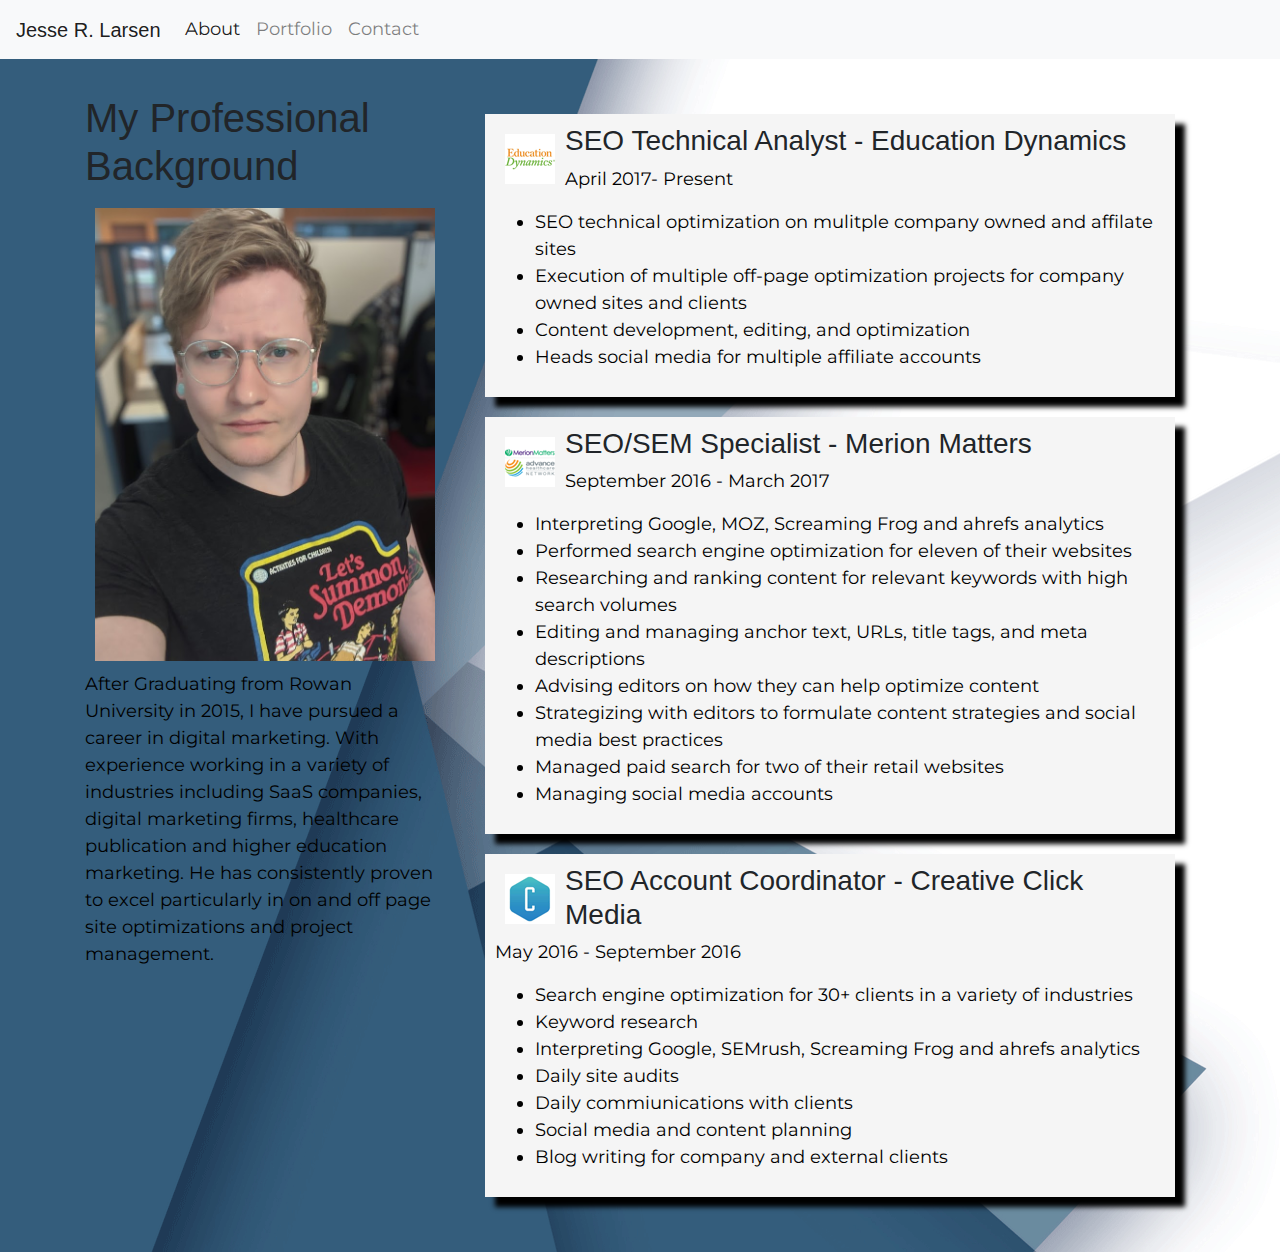
<file: aboutme.html>
<!DOCTYPE html>
<html lang="en">
<head>
    <meta charset="UTF-8">
    <meta name="viewport" content="width=device-width, initial-scale=1.0">
    <title>About Me Page</title>
    <link rel="stylesheet" href="https://stackpath.bootstrapcdn.com/bootstrap/4.5.2/css/bootstrap.min.css" integrity="sha384-JcKb8q3iqJ61gNV9KGb8thSsNjpSL0n8PARn9HuZOnIxN0hoP+VmmDGMN5t9UJ0Z" crossorigin="anonymous">
    <link href="https://fonts.googleapis.com/css2?family=Montserrat&family=Oswald&display=swap" rel="stylesheet">
    <link rel="stylesheet" href="stylesheet.css">
</head>
<body>
    <nav class="navbar navbar-expand-lg navbar-light bg-light">
        <a class="navbar-brand" href="#">Jesse R. Larsen</a>
        <button class="navbar-toggler" type="button" data-toggle="collapse" data-target="#navbarNav" aria-controls="navbarNav" aria-expanded="false" aria-label="Toggle navigation">
        <span class="navbar-toggler-icon"></span>
        </button>
        <div class="collapse navbar-collapse" id="navbarNav">
        <ul class="navbar-nav">
        <li class="nav-item active">
        <a class="nav-link" href='aboutme.html'>About<span class="sr-only">(current)</span></a>
        </li>
        <li class="nav-item">
        <a class="nav-link" href="portfolio-page.html">Portfolio</a>
        </li>
        <li class="nav-item">
        <a class="nav-link" href="contact-page.html">Contact</a>
        </li>
        </ul>
    </nav>
  </div>
<div class='content-box'>
    <div class='container'>
        <div class='row'>
            <div class='col-md-4'>
                <h1>My Professional Background</h1>
                <img src='images/portfolio-picture.jpg' class="img-fluid" alt="SEO Technical Analyst Jesse R. Larsen">
                <p>After Graduating from Rowan University in 2015, I have pursued a career in digital marketing. With experience working in a variety of industries including SaaS companies, digital marketing firms, healthcare publication and higher education marketing. He has consistently proven to excel particularly in on and off page site optimizations and project management.</p>
            
            </div>
            <div class='col-md-8'>    
                <div class='resume-border-box'>
                    <img src='images/educationdynamicslogo.PNG' alt="educationdynamics logo" class='float-left'>
                    <h3>SEO Technical Analyst - Education Dynamics</h3>
                    <p>April 2017- Present</p>    
                    <ul>
                        <li>SEO technical optimization on mulitple company owned and affilate sites</li>
                        <li>Execution of multiple off-page optimization projects for company owned sites and clients</li>
                        <li>Content development, editing, and optimization</li>
                        <li>Heads social media for multiple affiliate accounts</li>
                    </ul> 
                </div>
                <div class='resume-border-box'>
                    <img src='images/merion-matters-logo.png' alt="merion matters logo" class='float-left'>
                    <h3>SEO/SEM Specialist - Merion Matters </h3>
                    <p>September 2016 - March 2017</p>    
                    <ul>
                        <li>Interpreting Google, MOZ, Screaming Frog and ahrefs analytics</li>
                        <li>Performed search engine optimization for eleven of their websites</li>
                        <li>Researching and ranking content for relevant keywords with high search volumes</li>
                        <li>Editing and managing anchor text, URLs, title tags, and meta descriptions</li>
                        <li>Advising editors on how they can help optimize content</li>
                        <li>Strategizing with editors to formulate content strategies and social media best practices</li>
                        <li>Managed paid search for two of their retail websites</li>
                        <li>Managing social media accounts</li>
                    </ul> 
                </div>
                <div class='resume-border-box'>
                    <img src='images/creative-click-media-logo.png' alt="creative click media logo" class='float-left'>
                    <h3>SEO Account Coordinator - Creative Click Media</h3>
                    <p>May 2016 - September 2016</p>    
                    <ul>
                        <li>Search engine optimization for 30+ clients in a variety of industries</li>
                        <li>Keyword research</li>
                        <li>Interpreting Google, SEMrush, Screaming Frog and ahrefs analytics</li>
                        <li>Daily site audits</li>
                        <li>Daily commiunications with clients</li>
                        <li>Social media and content planning</li>
                        <li>Blog writing for company and external clients</li>
                    </ul> 
                </div>
            </div>
        </div>
    </div>
</div>

<script src="https://code.jquery.com/jquery-3.5.1.slim.min.js" integrity="sha384-DfXdz2htPH0lsSSs5nCTpuj/zy4C+OGpamoFVy38MVBnE+IbbVYUew+OrCXaRkfj" crossorigin="anonymous"></script>
<script src="https://cdn.jsdelivr.net/npm/popper.js@1.16.1/dist/umd/popper.min.js" integrity="sha384-9/reFTGAW83EW2RDu2S0VKaIzap3H66lZH81PoYlFhbGU+6BZp6G7niu735Sk7lN" crossorigin="anonymous"></script>
<script src="https://stackpath.bootstrapcdn.com/bootstrap/4.5.2/js/bootstrap.min.js" integrity="sha384-B4gt1jrGC7Jh4AgTPSdUtOBvfO8shuf57BaghqFfPlYxofvL8/KUEfYiJOMMV+rV" crossorigin="anonymous"></script>
</body>
</html>
</file>
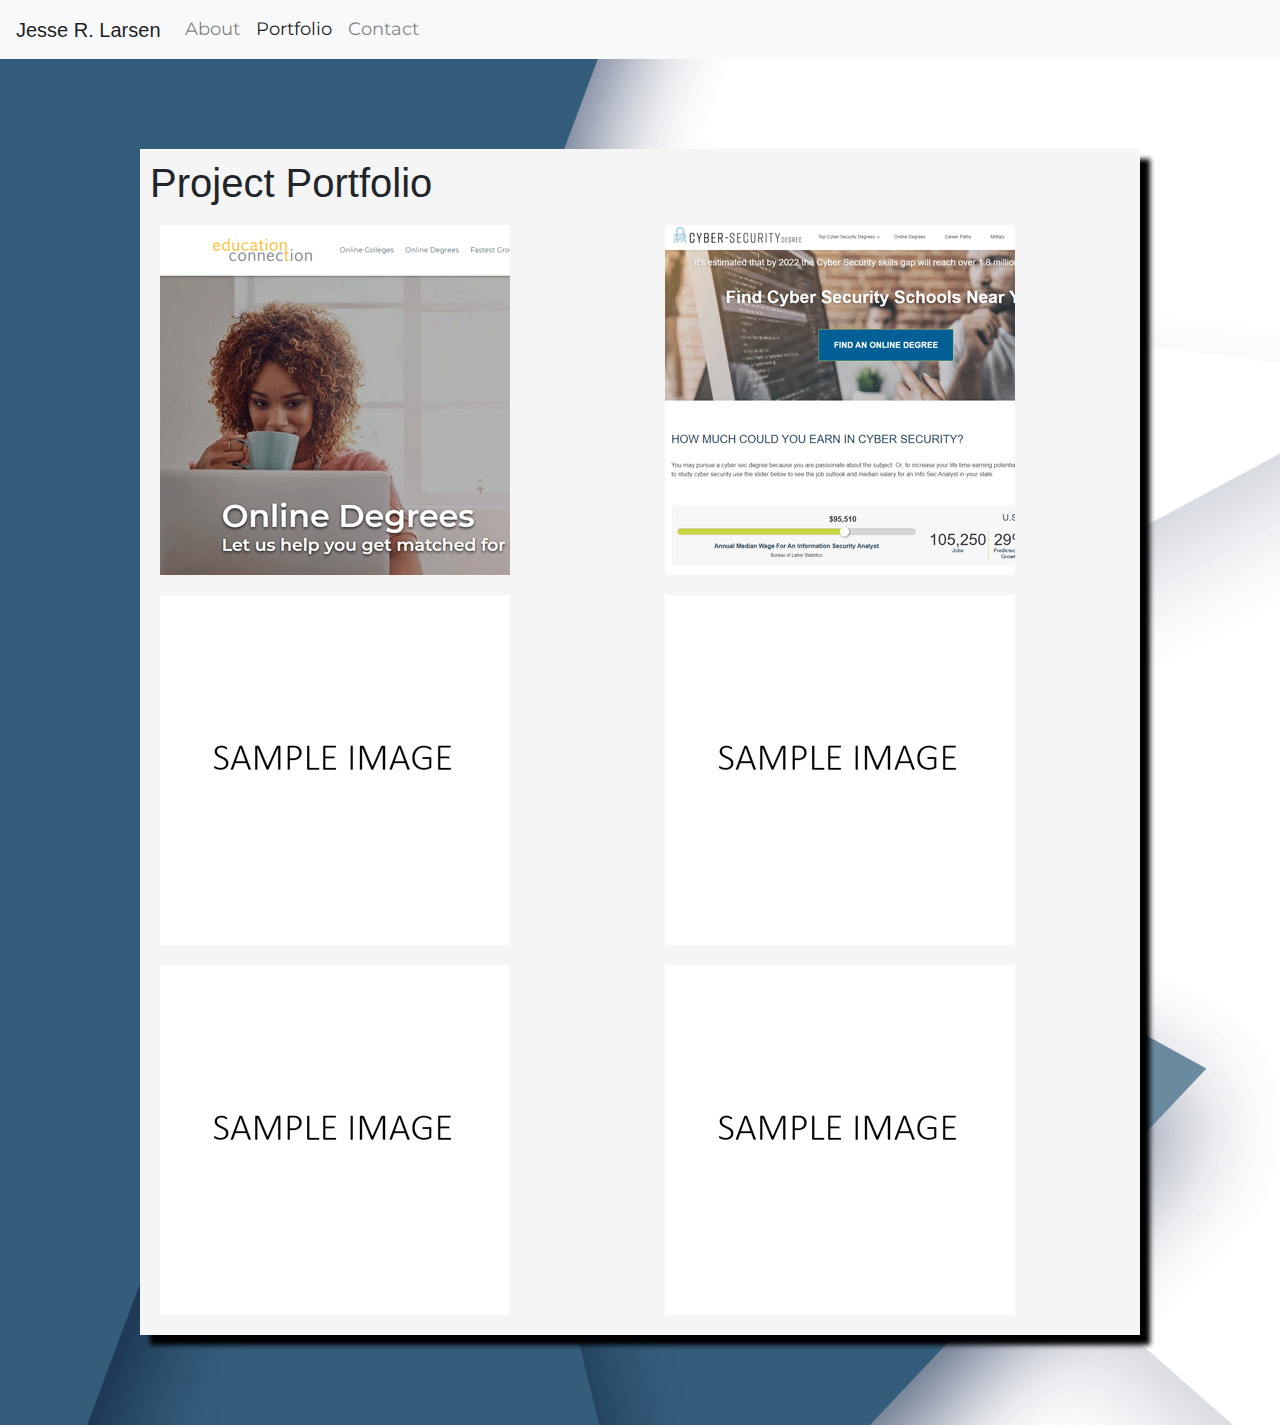
<file: portfolio-page.html>
<!DOCTYPE html>
<html lang="en">
<head>
    <meta charset="UTF-8">
    <meta name="viewport" content="width=device-width, initial-scale=1.0">
    <title>About Me Page</title>
    <link rel="stylesheet" href="https://stackpath.bootstrapcdn.com/bootstrap/4.5.2/css/bootstrap.min.css" integrity="sha384-JcKb8q3iqJ61gNV9KGb8thSsNjpSL0n8PARn9HuZOnIxN0hoP+VmmDGMN5t9UJ0Z" crossorigin="anonymous">
    <link href="https://fonts.googleapis.com/css2?family=Montserrat&family=Oswald&display=swap" rel="stylesheet">
    <link rel="stylesheet" href="stylesheet.css">
</head>
<body>
    <nav class="navbar navbar-expand-lg navbar-light bg-light">
        <a class="navbar-brand" href="#">Jesse R. Larsen</a>
        <button class="navbar-toggler" type="button" data-toggle="collapse" data-target="#navbarNav" aria-controls="navbarNav" aria-expanded="false" aria-label="Toggle navigation">
        <span class="navbar-toggler-icon"></span>
        </button>
        <div class="collapse navbar-collapse" id="navbarNav">
        <ul class="navbar-nav">
        <li class="nav-item">
        <a class="nav-link" href="aboutme.html">About</a>
        </li>
        <li class="nav-item active">
        <a class="nav-link" href="portfolio-page.html">Portfolio<span class="sr-only">(current)</span></a>
        </li>
        <li class="nav-item">
        <a class="nav-link" href="contact-page.html">Contact</a>
        </li>
        </ul>
        </div>
    </nav>
<div class='content-box'>
    <div class='container'>
        <div class='row'>
            <div class='col-md-12'>
                <div class='content-box'> 
                    <div class='portfolio-table'>
                        <h1>Project Portfolio</h1>
                        <div class='row'>
                            <div class='col-md-6'>
                                <a href='https://www.educationconnection.com/online-degrees' target='_blank'><img src='images/educationconnectionsample.PNG'  class="img-fluid" alt='educationconnection.com sample image'></a>

                            </div>
                            <div class='col-md-6'>
                                <a href='https://cyber-security.degree/' target='_blank'><img src='images/cyber-security-degree-sample.PNG'  class="img-fluid" alt='cyber-security.degree sample image'></a>

                            </div>
                        </div><div class='row'>
                            <div class='col-md-6'>
                            <img src='images/Sampleimage.PNG'  class="img-fluid" alt='sample image'>

                            </div>
                            <div class='col-md-6'>
                                <img src='images/Sampleimage.PNG'  class="img-fluid" alt='sample image'>
    
                                </div>
                        </div><div class='row'>
                            <div class='col-md-6'>
                                <img src='images/Sampleimage.PNG'  class="img-fluid" alt='sample image'>
    
                            </div>
                            <div class='col-md-6'>
                                <img src='images/Sampleimage.PNG'  class="img-fluid" alt='sample image'>
    
                            </div>
                        </div>
                    </div>
                </div> 
            </div>
           
        </div>
    </div>
</div>

<script src="https://code.jquery.com/jquery-3.5.1.slim.min.js" integrity="sha384-DfXdz2htPH0lsSSs5nCTpuj/zy4C+OGpamoFVy38MVBnE+IbbVYUew+OrCXaRkfj" crossorigin="anonymous"></script>
<script src="https://cdn.jsdelivr.net/npm/popper.js@1.16.1/dist/umd/popper.min.js" integrity="sha384-9/reFTGAW83EW2RDu2S0VKaIzap3H66lZH81PoYlFhbGU+6BZp6G7niu735Sk7lN" crossorigin="anonymous"></script>
<script src="https://stackpath.bootstrapcdn.com/bootstrap/4.5.2/js/bootstrap.min.js" integrity="sha384-B4gt1jrGC7Jh4AgTPSdUtOBvfO8shuf57BaghqFfPlYxofvL8/KUEfYiJOMMV+rV" crossorigin="anonymous"></script>
</body>
</html>
</file>
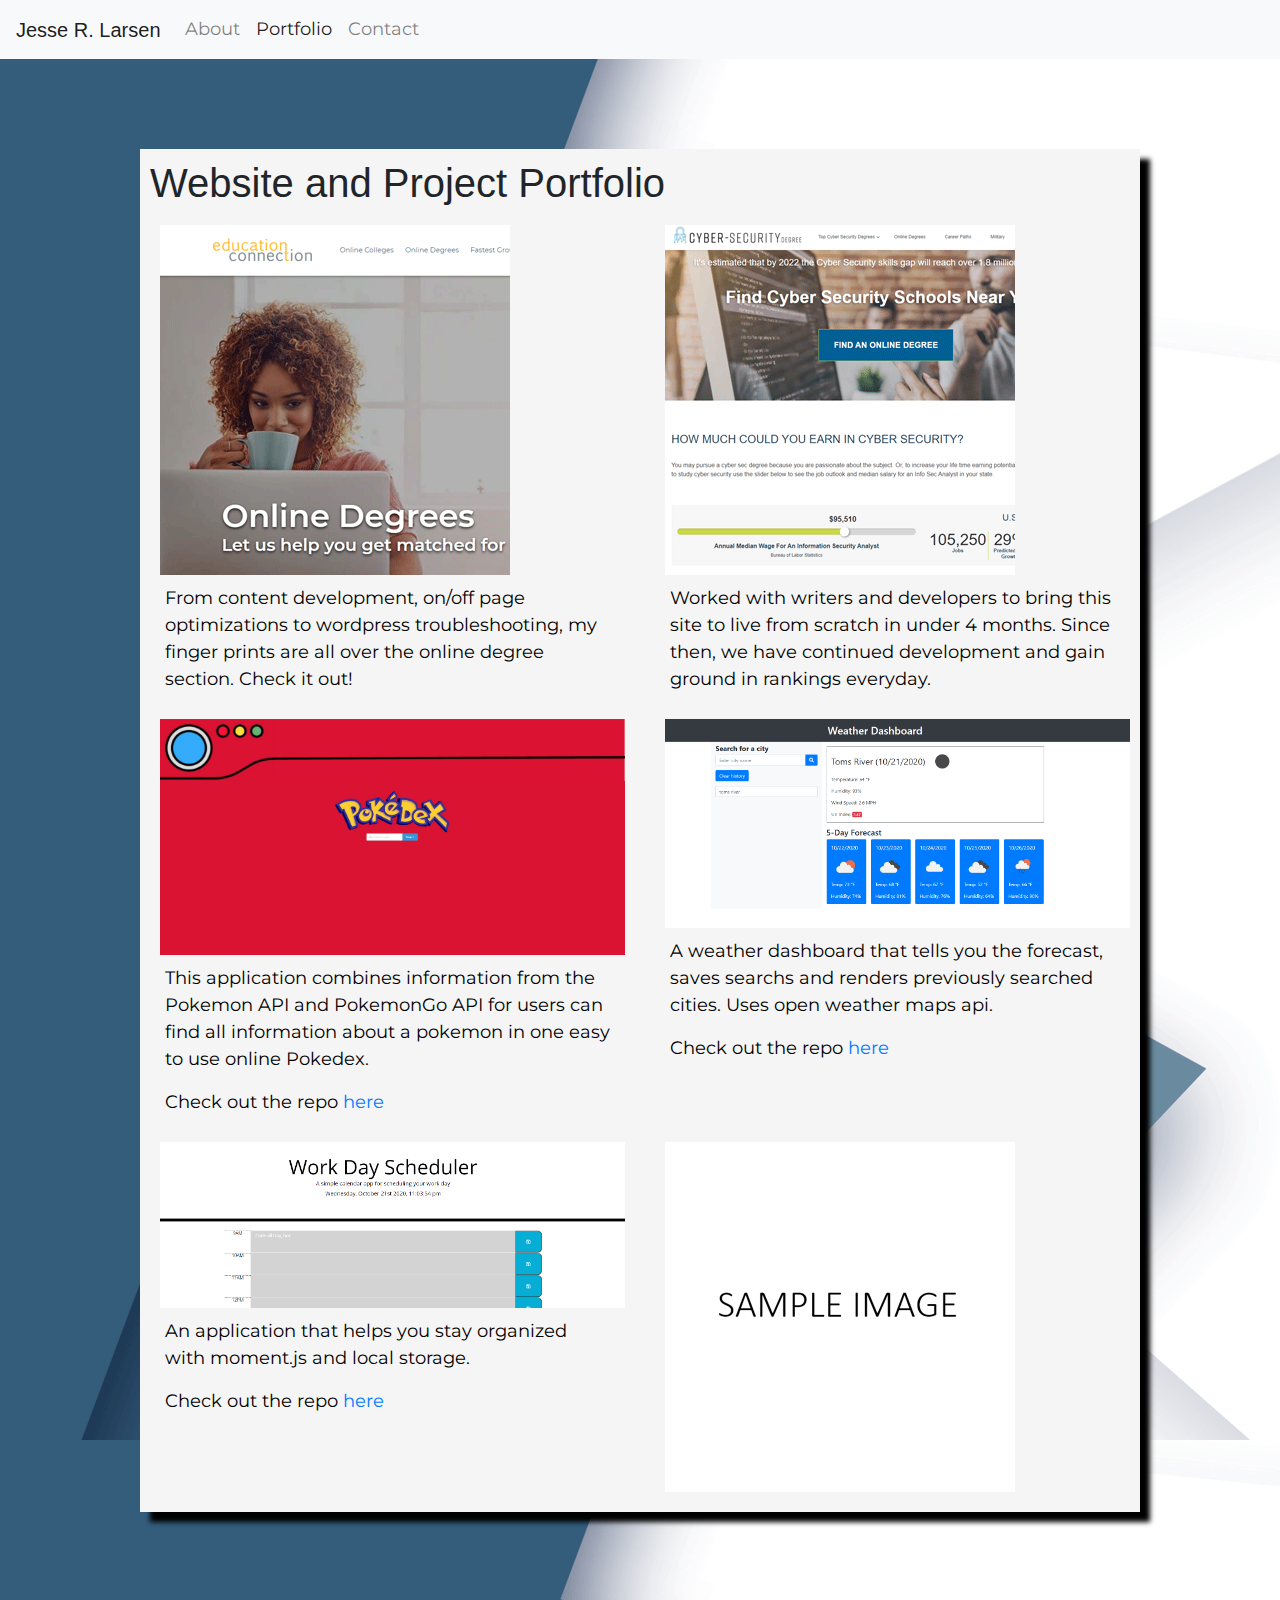
<file: portfolio.html>
<!DOCTYPE html>
<html lang="en">
<head>
    <meta charset="UTF-8">
    <meta name="viewport" content="width=device-width, initial-scale=1.0">
    <title>About Me Page</title>
    <link rel="stylesheet" href="https://stackpath.bootstrapcdn.com/bootstrap/4.5.2/css/bootstrap.min.css" integrity="sha384-JcKb8q3iqJ61gNV9KGb8thSsNjpSL0n8PARn9HuZOnIxN0hoP+VmmDGMN5t9UJ0Z" crossorigin="anonymous">
    <link href="https://fonts.googleapis.com/css2?family=Montserrat&family=Oswald&display=swap" rel="stylesheet">
    <link rel="stylesheet" href="stylesheet.css">
</head>
<body>
    <nav class="navbar navbar-expand-lg navbar-light bg-light">
        <a class="navbar-brand">Jesse R. Larsen</a>
        <button class="navbar-toggler" type="button" data-toggle="collapse" data-target="#navbarNav" aria-controls="navbarNav" aria-expanded="false" aria-label="Toggle navigation">
        <span class="navbar-toggler-icon"></span>
        </button>
        <div class="collapse navbar-collapse" id="navbarNav">
        <ul class="navbar-nav">
        <li class="nav-item">
        <a class="nav-link" href="index.html">About</a>
        </li>
        <li class="nav-item active">
        <a class="nav-link" href="portfolio.html">Portfolio<span class="sr-only">(current)</span></a>
        </li>
        <li class="nav-item">
        <a class="nav-link" href="contact.html">Contact</a>
        </li>
        </ul>
        </div>
    </nav>
<div class='content-box'>
    <div class='container'>
        <div class='row'>
            <div class='col-md-12'>
                <div class='content-box'> 
                    <div class='portfolio-table'>
                        <h1>Website and Project Portfolio</h1>
                        <div class='row'>
                            <div class='col-md-6'>
                                <a href='https://www.educationconnection.com/online-degrees' target='_blank'><img src='images/educationconnectionsample.PNG'  class="img-fluid" alt='educationconnection.com sample image'></a>
                                <div class = "container">
                                    <p>From content development, on/off page optimizations to wordpress troubleshooting, my finger prints are all over the online degree section. Check it out!</p>
                                </div>
                            </div>
                            <div class='col-md-6'>
                                <a href='https://cyber-security.degree/' target='_blank'><img src='images/cyber-security-degree-sample.PNG'  class="img-fluid" alt='cyber-security.degree sample image'></a>
                                <div class = "container">
                                    <p>Worked with writers and developers to bring this site to live from scratch in under 4 months. Since then, we have continued development and gain ground in rankings everyday.</p>
                                </div>
                            </div>
                        </div><div class='row'>
                            <div class='col-md-6'>
                            <a href= "https://j35rl4r.github.io/PokeDex-V1/" target = "_blank"><img src='images/PokeDex.jpg'  class="img-fluid" alt='sample image'></a>
                            <div class = "container">
                                <p>This application combines information from the Pokemon API and PokemonGo API for users can find all information about a pokemon in one easy to use online Pokedex.</p>
                                <p>Check out the repo  <a href="https://github.com/J35RL4R/PokeDex-V1" target="_blank" >here</a></p>
                            </div>
                            </div>
                            <div class='col-md-6'>
                                <a href = "https://j35rl4r.github.io/Weather-Dashboard-/" target= "_blank"><img src='images/weather-dashboard.PNG'  class="img-fluid" alt='sample image'></a>
                                <div class = "container">
                                    <p>A weather dashboard that tells you the forecast, saves searchs and renders previously searched cities. Uses open weather maps api.</p>
                                    <p>Check out the repo  <a href="https://github.com/J35RL4R/Weather-Dashboard-" target="_blank" >here</a></p>
                                </div>
                                </div>
                        </div><div class='row'>
                            <div class='col-md-6'>
                                <a href= "https://j35rl4r.github.io/Workday-Planner/" target= "_blank"><img src='images/workdayplanner.PNG'  class="img-fluid" alt='sample image'></a>
                                <div class = "container">
                                    <p>An application that helps you stay organized with moment.js and local storage.</p>
                                    <p>Check out the repo  <a href="https://github.com/J35RL4R/Workday-Planner" target="_blank" >here</a></p>
                                </div>
                            </div>
                            <div class='col-md-6'>
                                <img src='images/Sampleimage.PNG'  class="img-fluid" alt='sample image'>
    
                            </div>
                        </div>
                    </div>
                </div> 
            </div>
           
        </div>
    </div>
</div>

<script src="https://code.jquery.com/jquery-3.5.1.slim.min.js" integrity="sha384-DfXdz2htPH0lsSSs5nCTpuj/zy4C+OGpamoFVy38MVBnE+IbbVYUew+OrCXaRkfj" crossorigin="anonymous"></script>
<script src="https://cdn.jsdelivr.net/npm/popper.js@1.16.1/dist/umd/popper.min.js" integrity="sha384-9/reFTGAW83EW2RDu2S0VKaIzap3H66lZH81PoYlFhbGU+6BZp6G7niu735Sk7lN" crossorigin="anonymous"></script>
<script src="https://stackpath.bootstrapcdn.com/bootstrap/4.5.2/js/bootstrap.min.js" integrity="sha384-B4gt1jrGC7Jh4AgTPSdUtOBvfO8shuf57BaghqFfPlYxofvL8/KUEfYiJOMMV+rV" crossorigin="anonymous"></script>
</body>
</html>
</file>
<file: stylesheet.css>
body  {
    background-image: url("images/background-img.png");
    background-color: #cccccc;
  }

h {
    font-family: 'Oswald', sans-serif;
    font-weight: bold;
    font-size: 5.9vw;
    color: black;
  }
p, ul {
    font-family: 'Montserrat', sans-serif;
    font-size: 2vmin;
    color: black;
}
img {
    
    margin: 5px;
    padding: 5px;
    border: 5px;
    outline:5px;
   
}
.content-box {
    margin: 20px;
    padding: 15px;
    border:10px;

}
.resume-border-box, .portfolio-table, .contact-form { 
    margin: 20px;
    padding: 10px;
    border: 10px;
    box-sizing: border-box;
    background-color: whitesmoke;
    box-shadow: 10px 10px 5px black;
    text-align: relative;
}
input[type=text], select, textarea {
    width: 100%;
    padding: 12px;
    border: 1px solid #ccc;
    border-radius: 4px;
    box-sizing: border-box;
    margin-top: 6px;
    margin-bottom: 16px;
    resize: vertical;
  }
  
  input[type=submit] {
    background-color: lightblue;
    color: white;
    padding: 12px 20px;
    border: none;
    border-radius: 4px;
    cursor: pointer;
  }
  
  input[type=submit]:hover {
    background-color: lightblue;
  }
  .fab, .fas {
    color: black;
  }
</file>
